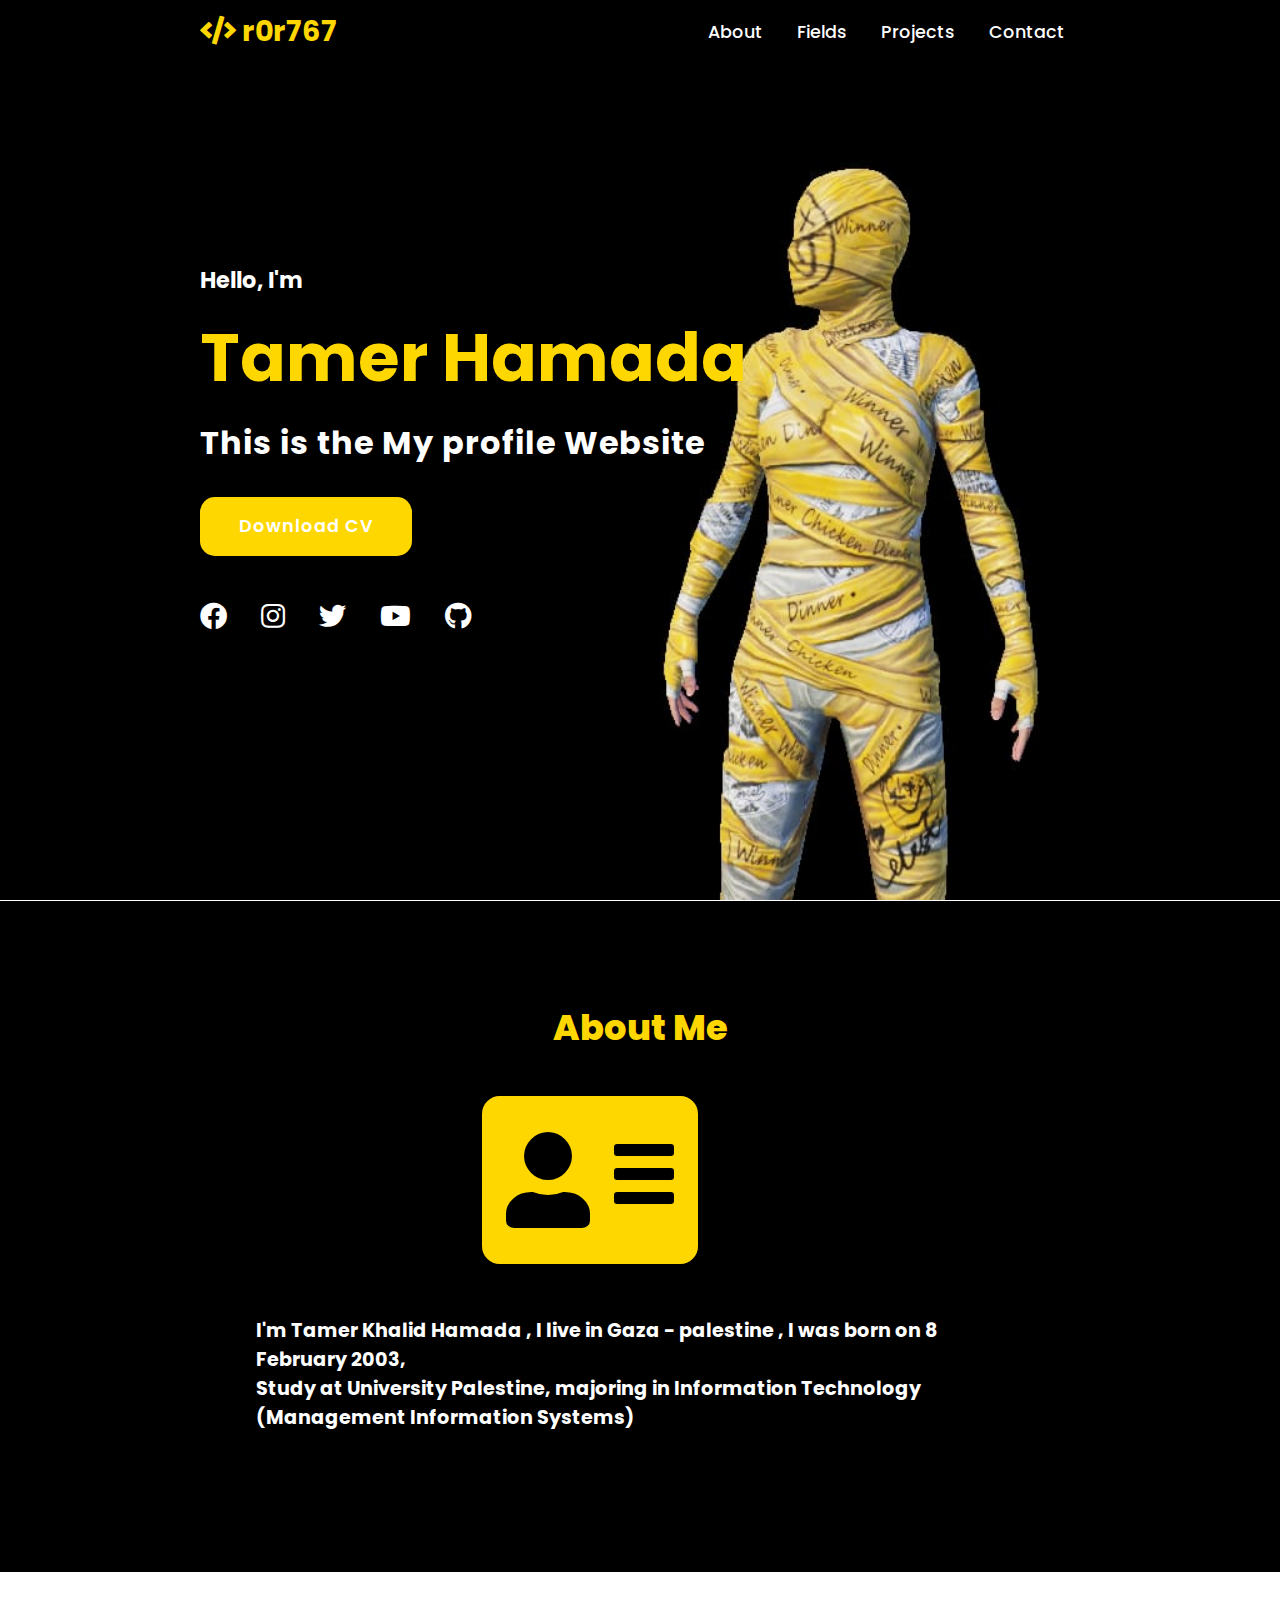
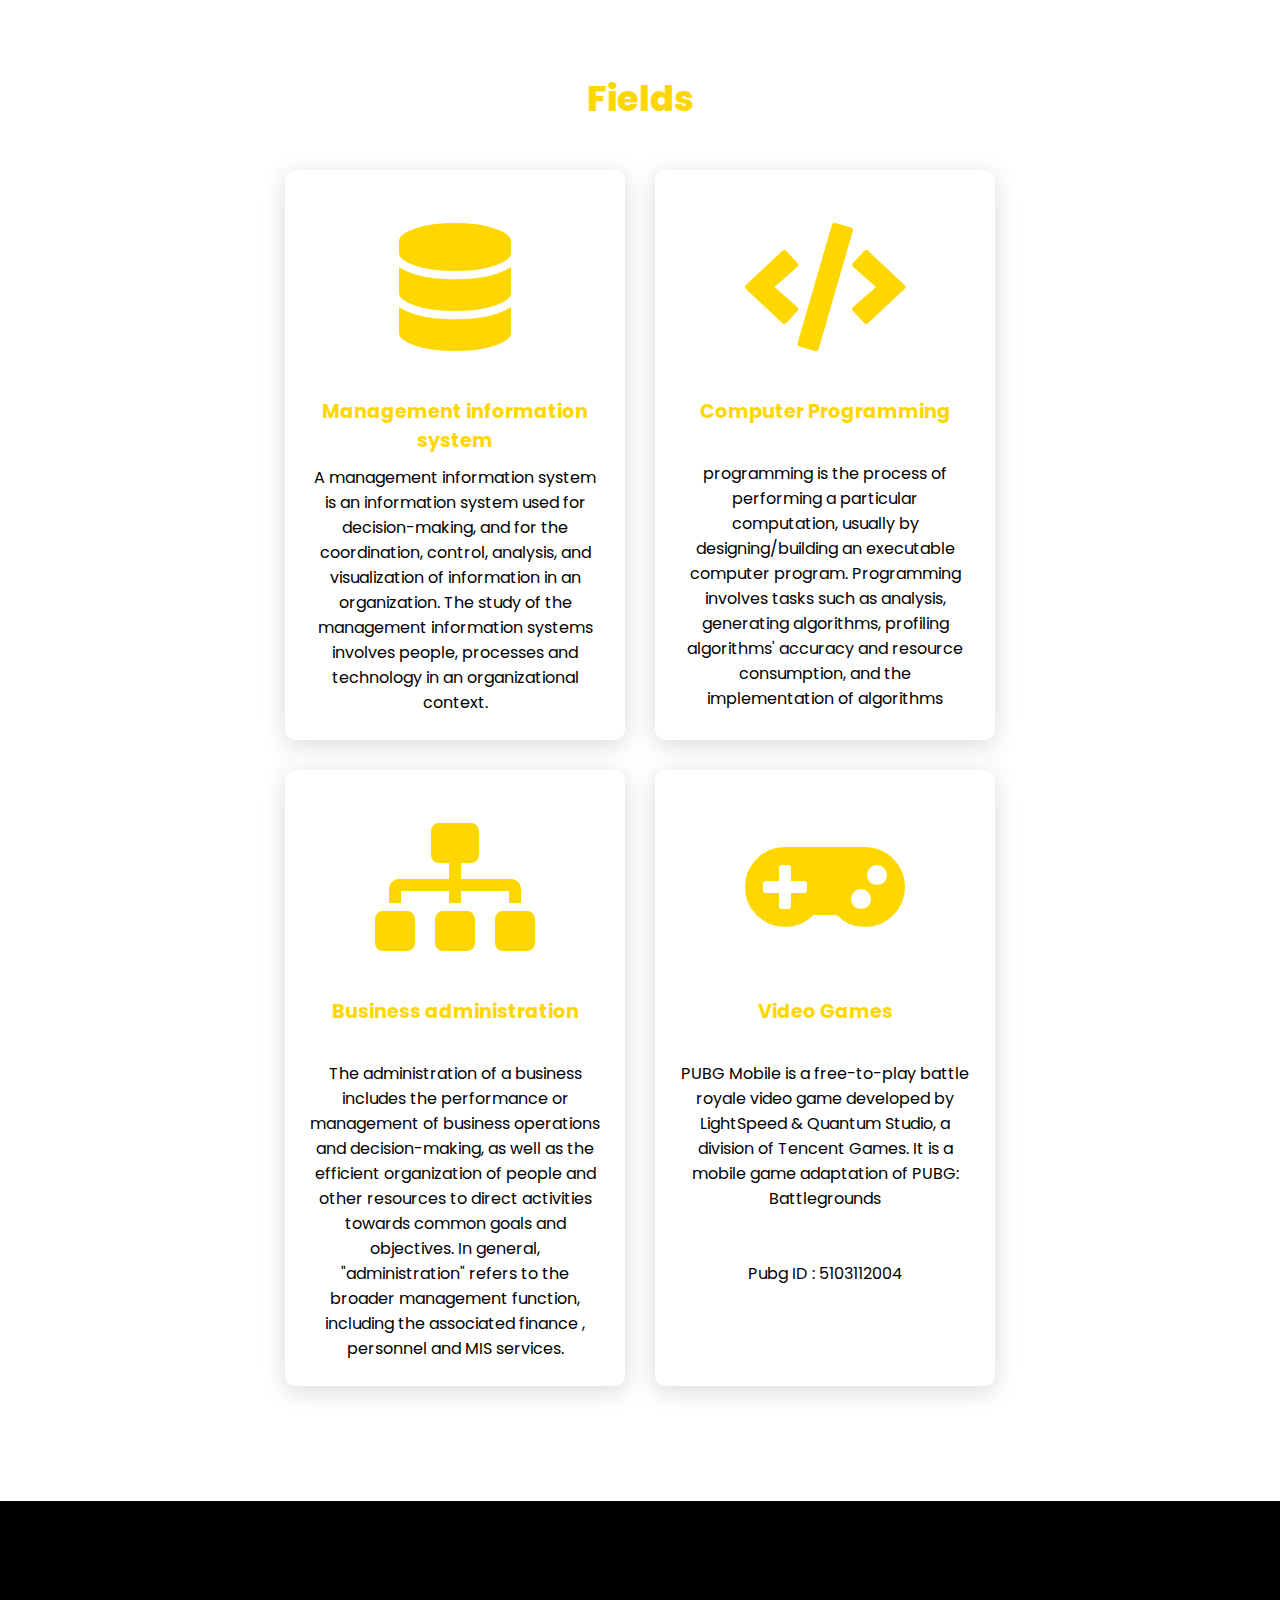
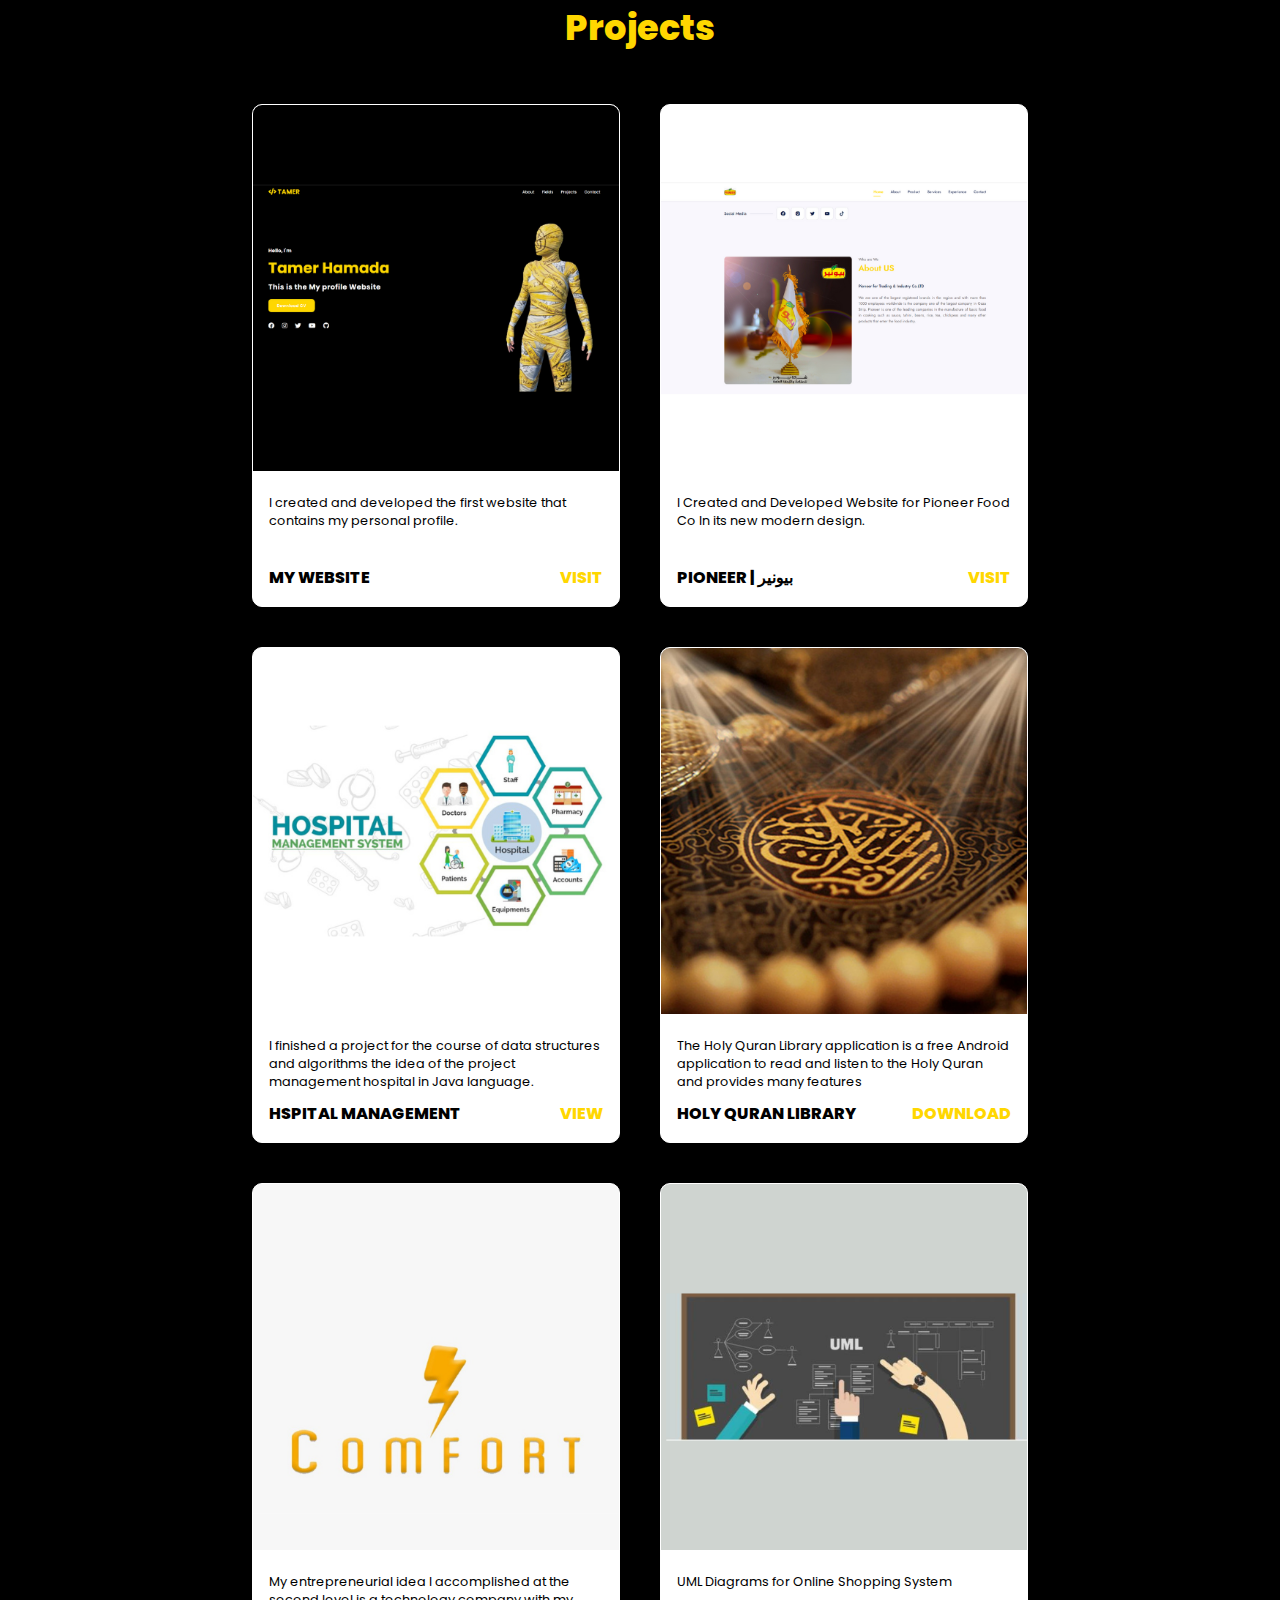
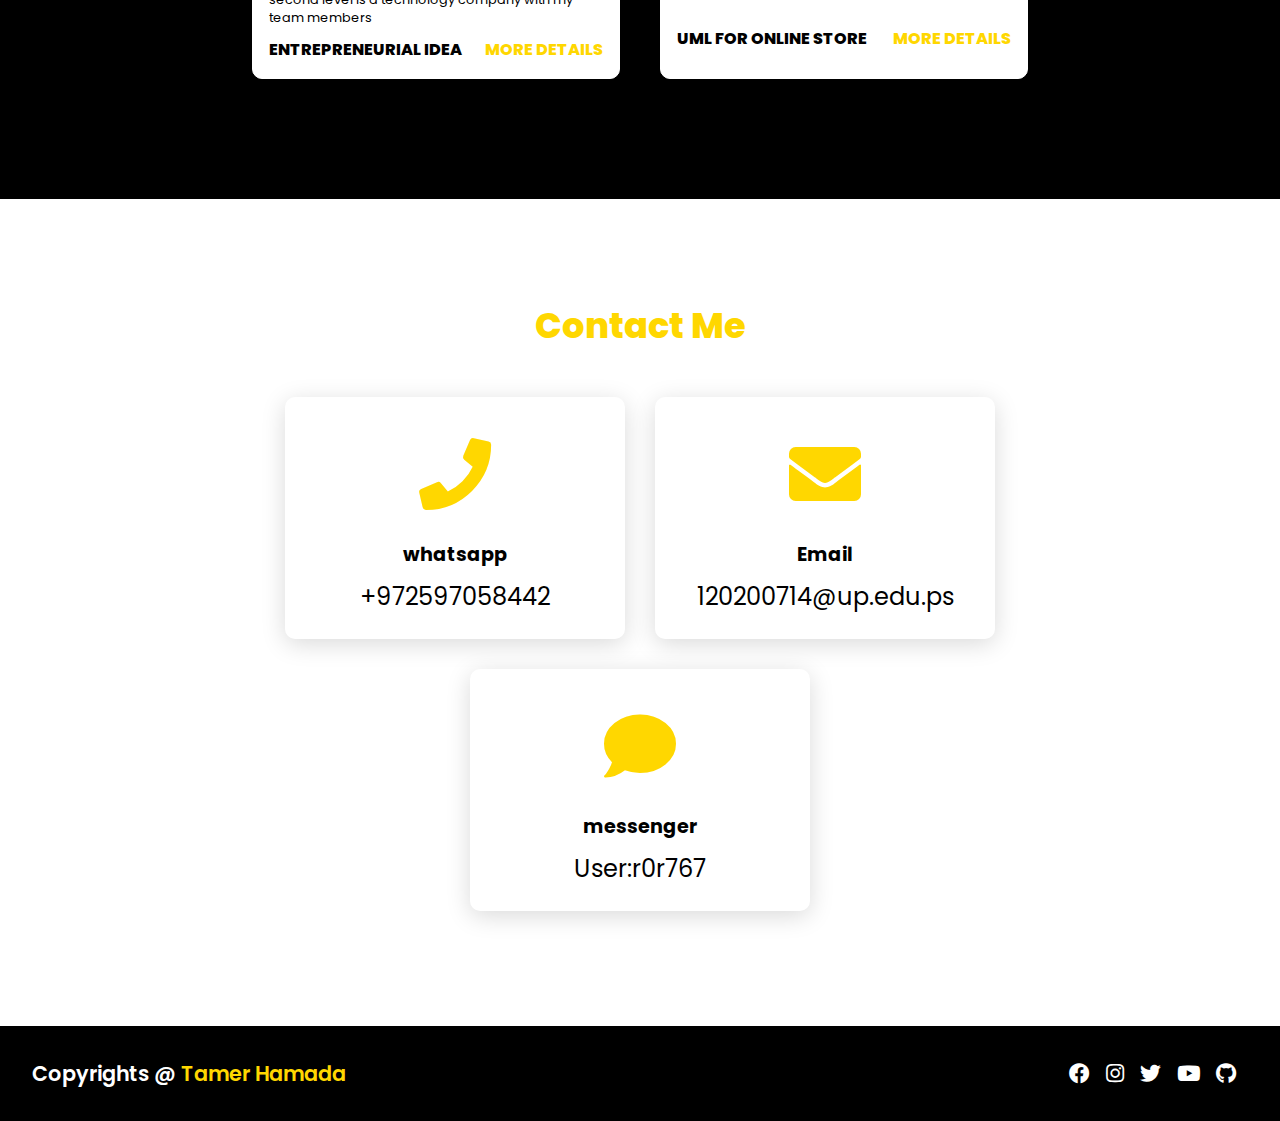
<file: index.html>
<!DOCTYPE html>
<html lang="en">
<head>
    <meta charset="UTF-8">
    <meta http-equiv="X-UA-Compatible" content="IE=edge">
    <meta name="viewport" content="width=device-width, initial-scale=1.0">
    <link rel="stylesheet" href="https://cdnjs.cloudflare.com/ajax/libs/font-awesome/5.15.4/css/all.min.css">
    <link rel="stylesheet" href="css/styles.css">
    <link rel="icon" href="imags/icon.png">
    <title>Tamer Hamada | Website</title>
</head>
<body>

    <header>
        <a href="#main" class="logo">
            <i class="fas fa-code"></i>
            <span class="logo-text">r0r767</span></a>

        <nav>

            <button id="menu" class="menu">
                <!-- <i class="fas fa-bars"></i> -->
                <span></span>
                <span></span>
                <span></span>
            </button>
            <div id="action" class="navigation">
                <a href="#about">About</a>
                <a href="#services">Fields</a>     <!-- Services -->
                <a href="#projects">Projects</a>
                <a href="#contact">Contact</a>
            </div>
        </nav>

    </header>


    <section class="main" id="main">
        <div>
            <h2>Hello, I'm<br><span>Tamer Hamada</span></h2>
            <h3>This is the My profile Website</h3>
            <a href="" class="main-btn">Download CV</a>
            <div class="social-icons">
                <a href="https://www.facebook.com/r0r767" target="_blank"><i class="fab fa-facebook"></i></a>
                <a href="https://www.instagram.com/r0r767/" target="_blank"><i class="fab fa-instagram"></i></a>
                <a href="https://twitter.com/r0r_767" target="_blank"><i class="fab fa-twitter"></i></a>
                <a href="https://www.youtube.com/channel/UCwlItr-Gmq5JASXbMtXZ5wg" target="_blank"><i class="fab fa-youtube"></i></a>
                <a href="https://github.com/r0r767" target="_blank"><i class="fab fa-github"></i></a>
            </div>
        </div>
    </section>

    <section class="about" id="about">
        <h2 class="title">About Me</h2>
        <div class="content">
            <div class="about-img">
                    <i class="fas fa-address-card"></i>
            </div>
            <div class="about-text">
                    <p>I'm Tamer Khalid Hamada , I live in Gaza - palestine , I was born on 8 February 2003,  <br>
                        Study at University Palestine, majoring in Information Technology (Management Information Systems)</p>
            </div>
        </div>
    </section>



    <section class="cards" id="services">
        <h2 class="title">Fields</h2>      <!-- Services -->
        <div class="content">
            <div class="card">
                <div class="icon">
                    <i class="fas fa-database"></i>
                </div>
                <div class="info">
                    <h3>Management information system</h3>
                    <p>A management information system is an information system used for decision-making, and for the coordination,
                        control, analysis, and visualization of information in an organization. The study of the management information
                        systems involves people, processes and technology in an organizational context.</p>
                </div>
            </div>
            <div class="card">
                <div class="icon">
                    <i class="fas fa-code"></i>
                </div>
                <div class="info">
                    <h3>Computer Programming</h3>  <br>
                    <p>programming is the process of performing a particular computation, usually by designing/building an executable
                        computer program. Programming involves tasks such as analysis, generating algorithms, profiling algorithms'
                        accuracy and resource consumption, and the implementation of algorithms</p>
                </div>
            </div>
            <div class="card">
                <div class="icon">
                    <i class="fas fa-sitemap"></i>
                </div>
                <div class="info">
                    <h3>Business administration</h3>  <br>
                    <p>The administration of a business includes the performance or management of business operations and decision-making,
                        as well as the efficient organization of people and other resources to direct activities towards common goals and
                        objectives. In general, "administration" refers to the broader management function, including the associated finance
                        , personnel and MIS services.</p>
                </div>
            </div>
            <div class="card">
                <div class="icon">
                    <i class="fas fa-gamepad"></i>
                </div>
                <div class="info">
                    <h3>Video Games</h3>    <br>
                    <p>PUBG Mobile is a free-to-play battle royale video game developed by LightSpeed & Quantum Studio, a division of Tencent Games.
                        It is a mobile game adaptation of PUBG: Battlegrounds
                        <br><br><br>Pubg ID : 5103112004</p>
                </div>
            </div>
            <!-- <div class="card">
                <div class="icon">
                    <i class="fas fa-edit"></i>
                </div>
                <div class="info">
                    <h3>Services name</h3>
                    <p>services description</p>
                </div>
            </div> -->
        </div>
    </section>


    <section class="projects" id="projects">
        <h2 class="title">Projects</h2>
        <div class="content">

            <div class="project-card">
                <div class="project-image">
                    <img src="imags/My_Website.png" />
                </div>
                <div class="project-info">
                    <p class="project-category">I created and developed the first website that contains my personal profile.</p>    <br>
                    <strong class="project-title">
                        <span>My Website</span>
                        <a href="#main" class="more-details">Visit</a>
                    </strong>
                </div>
            </div>

            <div class="project-card">
                <div class="project-image">
                    <img src="imags/pfc2.png" />
                </div>
                <div class="project-info">
                    <p class="project-category">I Created and Developed Website for Pioneer Food Co In its new modern design.</p> <br>
                    <strong class="project-title">
                        <span>Pioneer | بيونير</span>
                        <a href="https://pioneerfoodco.ga/" target="_blank" class="more-details">Visit</a>
                    </strong>
                </div>
            </div>

            <div class="project-card">
                <div class="project-image">
                    <img src="imags/hspitalmanagement.png" />
                </div>
                <div class="project-info">
                    <p class="project-category">I finished a project for the course of data structures and algorithms the idea of the project management hospital in Java language.</p>
                    <strong class="project-title">
                        <span>Hspital Management</span>
                        <a href="https://github.com/r0r767/Hspital-Management/" target="_blank" class="more-details">view</a>
                    </strong>
                </div>
            </div>

            <div class="project-card">
                <div class="project-image">
                    <img src="imags/Holy_Quran_Library.png" />
                </div>
                <div class="project-info">
                    <p class="project-category">The Holy Quran Library application is a free Android
                        application to read and listen to the Holy Quran and provides many features</p>
                    <strong class="project-title">
                        <span>Holy Quran Library</span>
                        <a href="https://www.mediafire.com/file/fordr9acv314t3p/%25D9%2585%25D9%2583%25D8%25AA%25D8%25A8%25D8%25A9_%25D8%25A7%25D9%2584%25D9%2582%25D8%25B1%25D8%25A7%25D9%2586_%25D8%25A7%25D9%2584%25D9%2583%25D8%25B1%25D9%258A%25D9%2585.apk/file" target="_blank" class="more-details">Download</a>
                    </strong>
                </div>
            </div>

                    <div class="project-card">
                        <div class="project-image">
                            <img src="imags/entrepreneurial_idea.png" />
                        </div>
                        <div class="project-info">
                            <p class="project-category">My entrepreneurial idea I accomplished at the second level is a technology company with my team members</p>
                            <strong class="project-title">
                                <span>entrepreneurial idea</span>
                                <a href="https://www.mediafire.com/file/r4eggbktrpjz5mt/comfort.pptx/file" target="_blank" class="more-details">More details</a>
                            </strong>
                        </div>
                    </div>

                    <div class="project-card">
                        <div class="project-image">
                            <img src="imags/UML.png" />
                        </div>
                        <div class="project-info">
                            <p class="project-category">UML Diagrams for Online Shopping System</p> <br>
                            <strong class="project-title">
                                <span>UML for Online Store</span>
                                <a href="https://www.mediafire.com/file/4i3f0emshrm6cj3/UML+.drawio/file" target="_blank" class="more-details">More details</a>
                            </strong>
                        </div>
                    </div>

    </section>

    <section class="cards contact" id="contact">
        <h2 class="title">Contact Me</h2>
        <div class="content">
            <a href="https://wa.me/972597058442">
                <div class="card">
                <div class="icon">
                    <i class="fas fa-phone"></i>
                </div>
                <div class="info">
                    <h3>whatsapp</h3>
                    <p>+972597058442</p>
                </div>
            </div>
            </a>

            <a href="mailto:120200714@std.up.edu.ps">
                <div class="card">
                <div class="icon">
                    <i class="fas fa-envelope"></i>
                </div>
                <div class="info">
                    <h3>Email</h3>
                    <p>120200714@up.edu.ps</p>
                </div>
            </div>
            </a>

            <a href="https://www.facebook.com/messages/t/100039166581947">
                <div class="card">
                <div class="icon">
                    <i class="fas fa-comment"></i>
                </div>
                <div class="info">
                    <h3>messenger</h3>
                    <p>User:r0r767</p>
                </div>
            </div>
            </a>

        </div>
    </section>
    
    <footer class="footer">
        <p class="footer-title">Copyrights @ <span>Tamer Hamada</span></p>
        <div class="social-icons">
            <a href="https://www.facebook.com/r0r767" target="_blank"><i class="fab fa-facebook"></i></a>
            <a href="https://www.instagram.com/r0r767/" target="_blank"><i class="fab fa-instagram"></i></a>
            <a href="https://twitter.com/r0r767" target="_blank"><i class="fab fa-twitter"></i></a>
            <a href="https://www.youtube.com/channel/UCwlItr-Gmq5JASXbMtXZ5wg" target="_blank"><i class="fab fa-youtube"></i></a>
            <a href="https://github.com/r0r767" target="_blank"><i class="fab fa-github"></i></a>
        </div>
    </footer>
    <script src="java/script.js"></script>
</body>
</html>
</file>
<file: css/styles.css>
@import url('https://fonts.googleapis.com/css2?family=Poppins:ital,wght@0,100;0,200;0,300;0,400;0,500;0,600;0,700;0,800;0,900;1,100;1,200;1,300;1,400;1,500;1,600;1,700;1,800;1,900&display=swap');

:root{
    --color : gold;    
}

*{
    font-family: 'Poppins', sans-serif;
    margin: 0;
    padding: 0;
    box-sizing: border-box;
}

html {
    scroll-behavior: smooth;
}

header {
    background-color: #000;
    width: 100%;
    position: fixed;
    z-index: 1;
    display: flex;
    justify-content: space-between;
    align-items: center;
    padding: 10px 200px ;
}

.logo{
    text-decoration: none;
    color: var(--color);
    /* text-transform: uppercase; */
    font-weight: 700;
    font-size: 1.8em;
    /* transition: 0.7s ease;
}

.logo-text:hover{
    color: #fff; */
}

.navigation a{
    color: #fff;
    text-decoration: none;
    font-size: 1.1em;
    font-weight: 500;
    padding: 0px 15px;
    transition: 0.3s;
}

.navigation a:hover{
    color: var(--color);
    border-bottom: 1px solid var(--color);
    padding: 0px 15px 5px;
}


header nav button{
    background: none;
    border: none;
    user-select: none;
    padding-top: 10px;
}

/* button i{
    color: var(--color);
    font-size: 1.6em;
} */

button span{
    display: block;
    width: 25px;
    height: 2px;
    background-color: var(--color);
    border-radius: 6px;
    transform-origin: 0 0;
    transition: 0.4s;
    margin-bottom: 5px;
    align-items: center;
}


@media (min-width: 494px) {
    header nav .menu{
        display: none;
    }
}

@media (max-width: 493px) {
    nav{
        position: relative;
    }

    header nav .navigation{
        display: none;
        background-color: var(--color);
        position: absolute;
        right: 0;
        flex-wrap: wrap;
        /* width */
        flex-direction: column;
        top: calc(100% + 11px);
    }

    header nav .navigation::before{
        content: "";
        border-width: 8px;
        border-style: solid;
        border-color: transparent transparent var(--color);
        position: absolute;
        right: 2px;
        top: -16px;
    }

    .navigation a:hover{
        color: #000;
    }

    }

nav .navigation.is-active {
    display: flex;

}

header nav .menu.is-active + .navigation a{
    font-size: 1.3em;
    padding: 10px ;
}



.menu.is-active span:nth-child(1) {
    transform: translate(0px, -2px) rotate(45deg);
}
.menu.is-active span:nth-child(2) {
    opacity: 0;
    transform: translateX(15px)
}
.menu.is-active span:nth-child(3) {
    transform: translate(-2px, 2px) rotate(-45deg);
}






section {
    padding: 100px 200px;
}

.main {
    width: 100%;
    min-height: 100vh;
    display: flex;
    align-items: center;
    background: url(../imags/background.png) no-repeat;
    background-color: black;
    background-size: contain;
    background-position: right center;
    /* background-attachment: fixed; */
}

.main h2 {
    color: #fff;
    font-size: 1.4em;
    font-weight: 700;
}

.main h2 span {
    display: inline-block;
    margin-top: 10px;
    color: var(--color);
    font-size: 3em;
    font-weight: 700;
}

.main h3 {
    color: #fff;
    font-size: 2em;
    font-weight: 700;
    letter-spacing: 1px;
    margin-top: 10px;
    margin-bottom: 30px;
}

.main-btn {
    color: #fff;
    background-color: var(--color);
    text-decoration: none;
    font-size: 1.1em;
    font-weight: 600;
    display: inline-block;
    padding: 0.9375em 2.1875em;
    letter-spacing: 1px;
    border-radius: 15px;
    margin-bottom: 40px;
    transition: 0.7s ease;
}

.main-btn:hover {
    background-color: var(--color);
    transform: scale(1.1);
}

.social-icons a {
    color: #fff;
    font-size: 1.7em;
    padding-right: 30px;
    transition: 0.7s ease;
}

.social-icons a:hover{
    color: var(--color);
}

.title {
    display: flex;
    justify-content: center;
    color: var(--color);
    font-size: 2.2em;
    font-weight: 800;
    margin-bottom: 30px;
}

.content {
    display: flex;
    justify-content: center;
    flex-direction: row;
    flex-wrap: wrap;
}

.about{
    background-color: #000;
    border-top: #fff 0.5px solid;
}


.about-img i{
    color: var(--color);
    font-size: 12em;
    margin-right: 100px;
}

.about-text{
    width: 40em;
    color: white;
    font-size: 1.2em;
    font-weight: bold;
    padding: 40px 0;
}


.card {
    background-color: #fff;
    width: 21.25em;
    box-shadow: 0 5px 25px rgba(1 1 1 / 15%);
    border-radius: 10px;
    padding: 25px;
    margin: 15px;
    transition: 0.7s ease;
}

.card:hover {
    transform: scale(1.05);
}

.card .icon {
    color: var(--color);
    font-size: 8em;
    text-align: center;
}

.info {
    text-align: center;
}

.info h3{
    color: var(--color);
    font-size: 1.2em;
    font-weight: 700;
    margin: 10px;
}


.projects {
    background-color: #000;
}


.project-card {
    background-color: #fff;
    border: 1px solid #fff;
    min-height: 14em;
    width: 23em;
    overflow: hidden;
    border-radius: 10px;
    margin: 20px;
    transition: 0.7s ease;
}

.project-card:hover {
    transform: scale(1.05);
}

.project-card:hover .project-image {
    opacity: 0.9;
}

.project-image img{
    width: 100%
}

.project-info {
    padding: 1em;
}

.project-category {
    font-size: 0.8em;
    color: #000;
}

.project-title {
    display: flex;
    justify-content: space-between;
    text-transform: uppercase;
    font-weight: 800;
    margin-top: 10px;
}

.more-details {
    text-decoration: none;
    color: var(--color);
}

.more-details:hover {
    color: #000;
}




.contact .icon{
    font-size: 4.5em;
}

.contact .info h3 {
    color: #000;
}

.contact .info p {
    font-size: 1.5em;
}

.contact a{
    text-decoration: none;
    color: #000;
}



.footer {
    background-color: #000;
    color: #fff;
    padding: 2em;
    display: flex;
    justify-content: space-between;
}

.footer-title {
    font-size: 1.3em;
    font-weight: 600;
}

.footer-title span {
    color: var(--color);
}

.footer .social-icons a{
    font-size: 1.3em;
    padding: 0 12px 0 0;
}


@media (min-width : 800px) and (max-width : 1100px) {
    header {
        padding: 10px 100px ;
    }

    section {
        padding: 70px 100px;
    }

    .about-text{
        font-size: 1em;
    }

}


@media (max-width : 800px) {
    .main{
        background-size: auto;
        background-position: left;
    }

    body{
        font-size: 10px;
    }
    
    header {
        padding: 10px ;
    }

    .navigation a{
        padding:0 2px;
    }

    section {
        padding: 70px 10px 0 0;
    }
    
    .footer {
        padding:0 18px;
    }
    
    .footer .social-icons a{
        padding:0 1px;
    }
    
    p{
        font-size: 8px;
    }

    .about-text {
        padding:0 10% 25px;
        margin: 2em;

    }

    .about-img i{
        font-size: 6em;
        margin-right: 0px;}
    
    .card .icon {
    font-size: 6em;
    }
}
</file>
